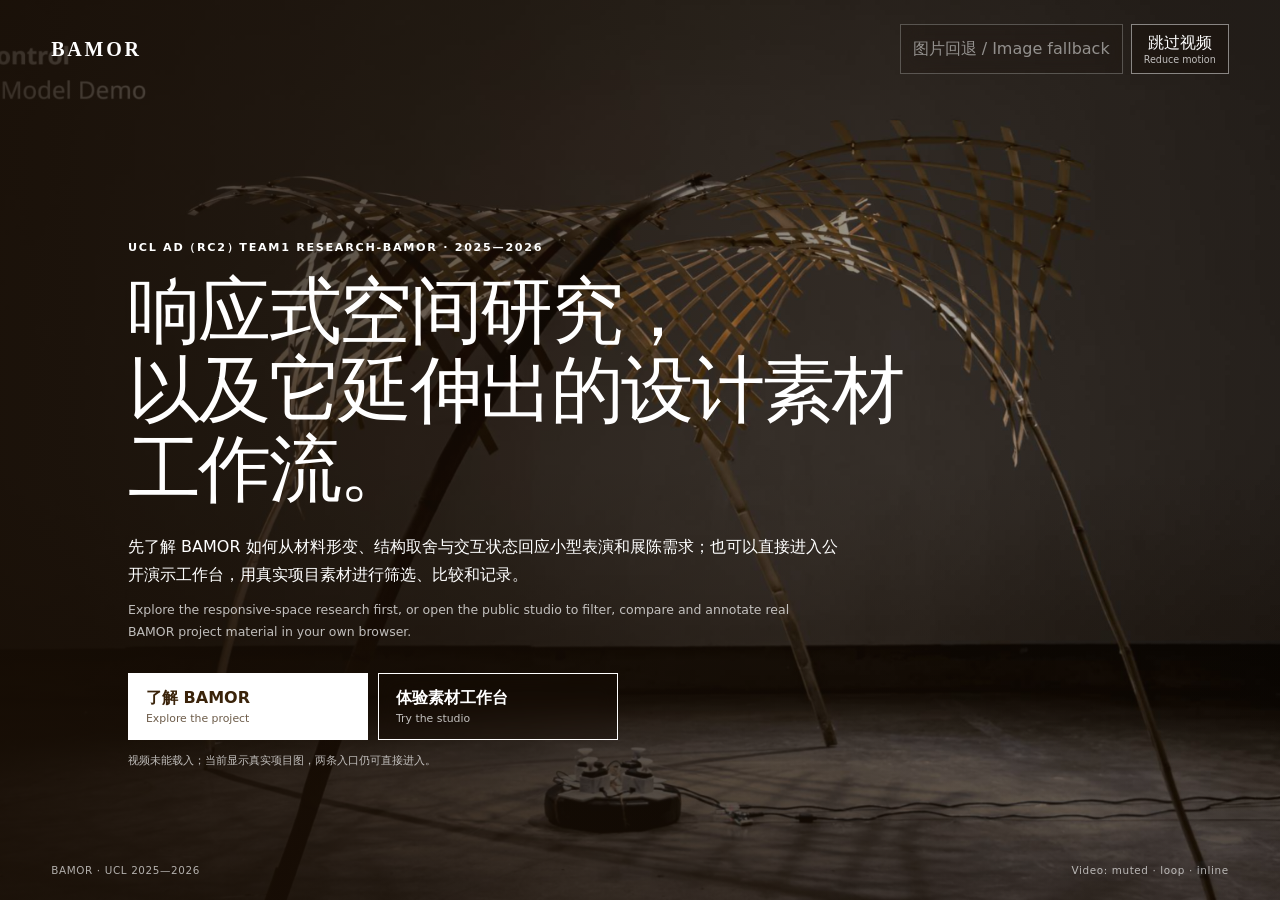
<file: index.html>
<!doctype html>
<html lang="zh-CN">
  <head>
    <meta charset="UTF-8" />
    <meta name="viewport" content="width=device-width, initial-scale=1.0" />
    <meta name="description" content="BAMOR — 响应式空间研究与设计素材工作台。" />
    <title>BAMOR · 项目与素材工作台</title>
    <link rel="icon" href="data:image/svg+xml,%3Csvg xmlns='http://www.w3.org/2000/svg' viewBox='0 0 64 64'%3E%3Crect width='64' height='64' rx='8' fill='%233A230A'/%3E%3Cpath d='M18 14h18c9 0 14 4 14 12 0 5-3 8-7 10 6 1 9 5 9 11 0 9-6 13-16 13H18V14zm10 9v10h7c4 0 6-2 6-5s-2-5-6-5h-7zm0 18v10h8c4 0 6-2 6-5s-2-5-6-5h-8z' fill='%23ffffff'/%3E%3C/svg%3E" />
    <link rel="stylesheet" href="landing.css" />
  </head>
  <body>
    <main class="landing" id="landing">
      <div class="landing-media" aria-hidden="true">
        <img id="landing-poster" src="sample-assets/a07_t2final_p027.png" alt="" />
        <video id="landing-video" src="media/bamor-1024.mp4" poster="sample-assets/a07_t2final_p027.png" muted loop autoplay playsinline preload="metadata"></video>
      </div>
      <div class="landing-shade"></div>

      <header class="landing-header">
        <a class="landing-wordmark" href="/" aria-label="BAMOR首页">BAMOR</a>
        <div class="media-controls" aria-label="开场媒体控制">
          <button id="toggle-video" type="button" aria-pressed="false">暂停视频 <span>Pause</span></button>
          <button id="reduce-motion" type="button" aria-pressed="false">跳过视频 <span>Reduce motion</span></button>
        </div>
      </header>

      <section class="landing-copy" aria-labelledby="landing-title">
        <p class="landing-kicker">UCL AD（RC2）Team1 Research-Bamor · 2025—2026</p>
        <h1 id="landing-title">响应式空间研究，<br />以及它延伸出的设计素材工作流。</h1>
        <p class="landing-summary">先了解 BAMOR 如何从材料形变、结构取舍与交互状态回应小型表演和展陈需求；也可以直接进入公开演示工作台，用真实项目素材进行筛选、比较和记录。</p>
        <p class="landing-summary landing-summary-en" lang="en">Explore the responsive-space research first, or open the public studio to filter, compare and annotate real BAMOR project material in your own browser.</p>
        <div class="landing-actions">
          <a class="entry-primary" href="project">了解 BAMOR <span>Explore the project</span></a>
          <a class="entry-secondary" href="studio">体验素材工作台 <span>Try the studio</span></a>
        </div>
        <p class="landing-note" id="media-note">真实项目视频正在载入；两条入口始终可用。</p>
      </section>

      <footer class="landing-footer">
        <span>BAMOR · UCL 2025—2026</span>
        <span>Video: muted · loop · inline</span>
      </footer>
    </main>
    <script type="module" src="src/landing.js"></script>
  </body>
</html>
</file>
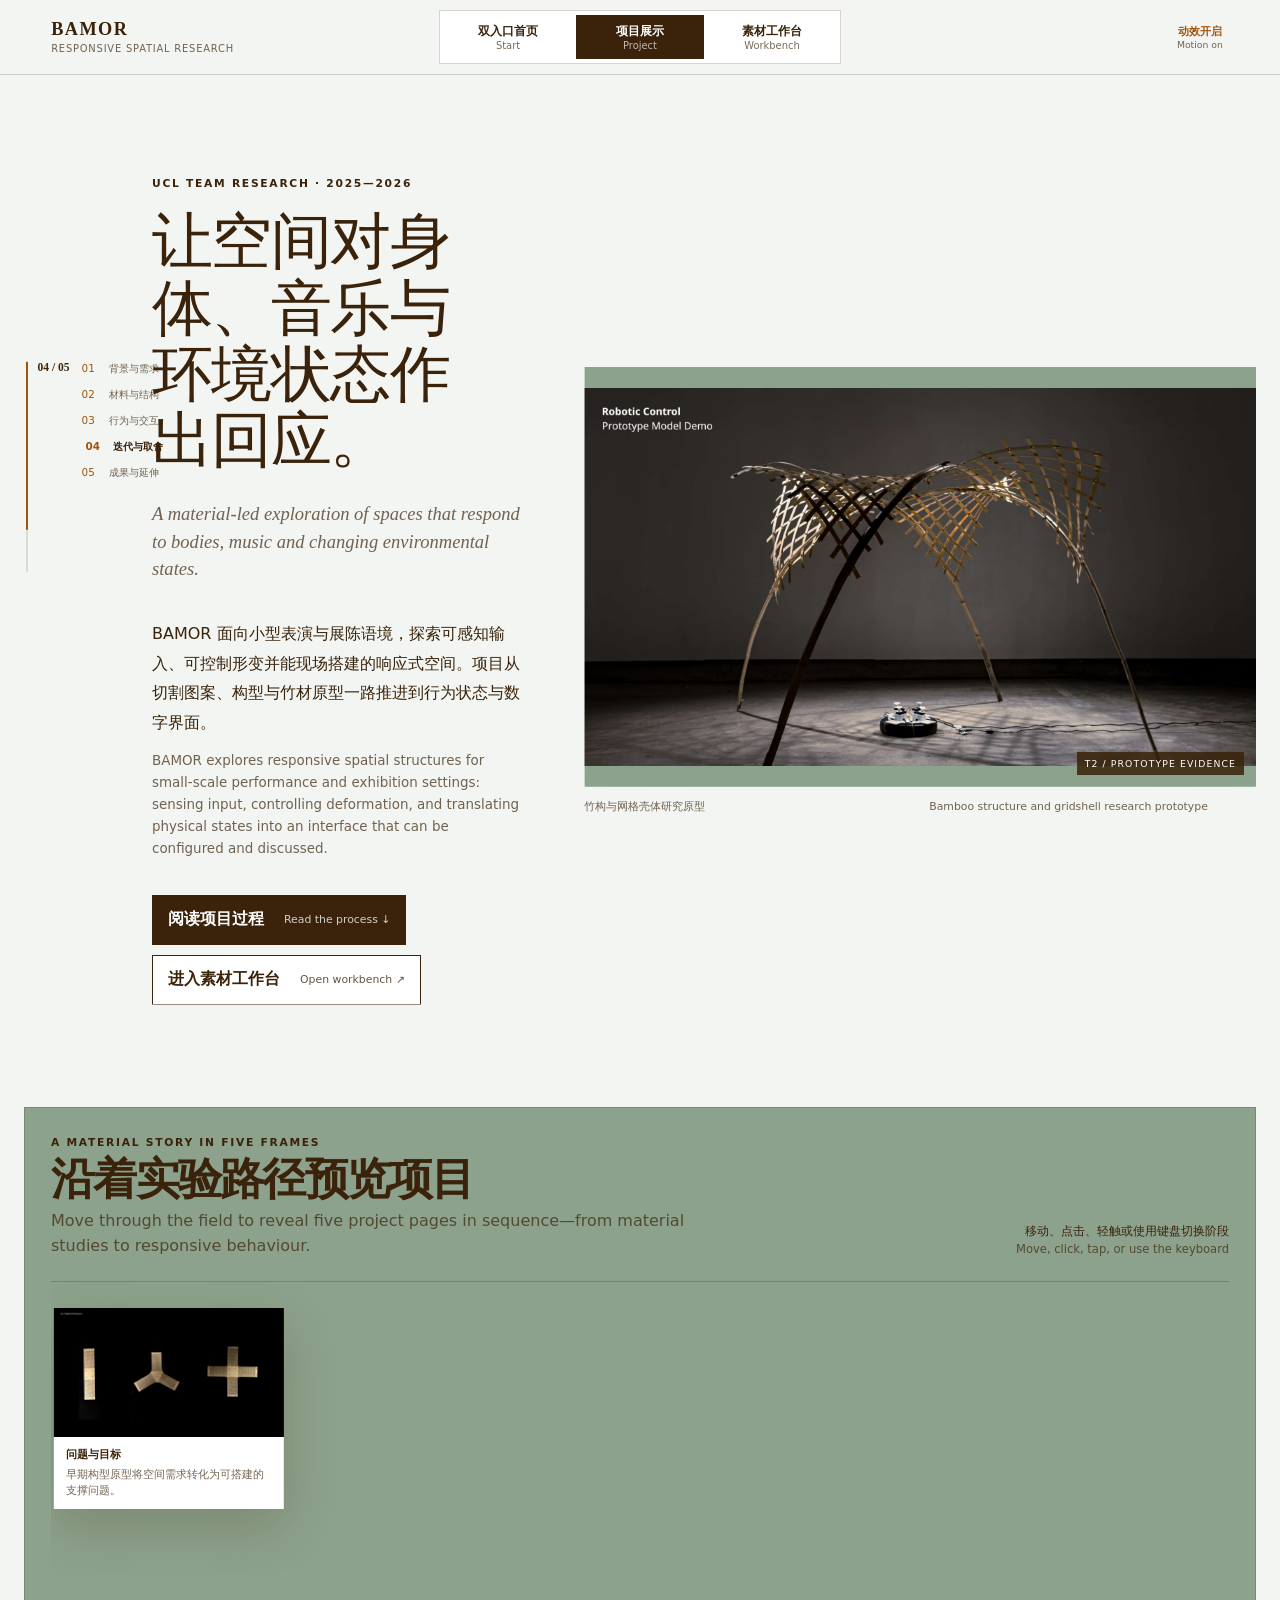
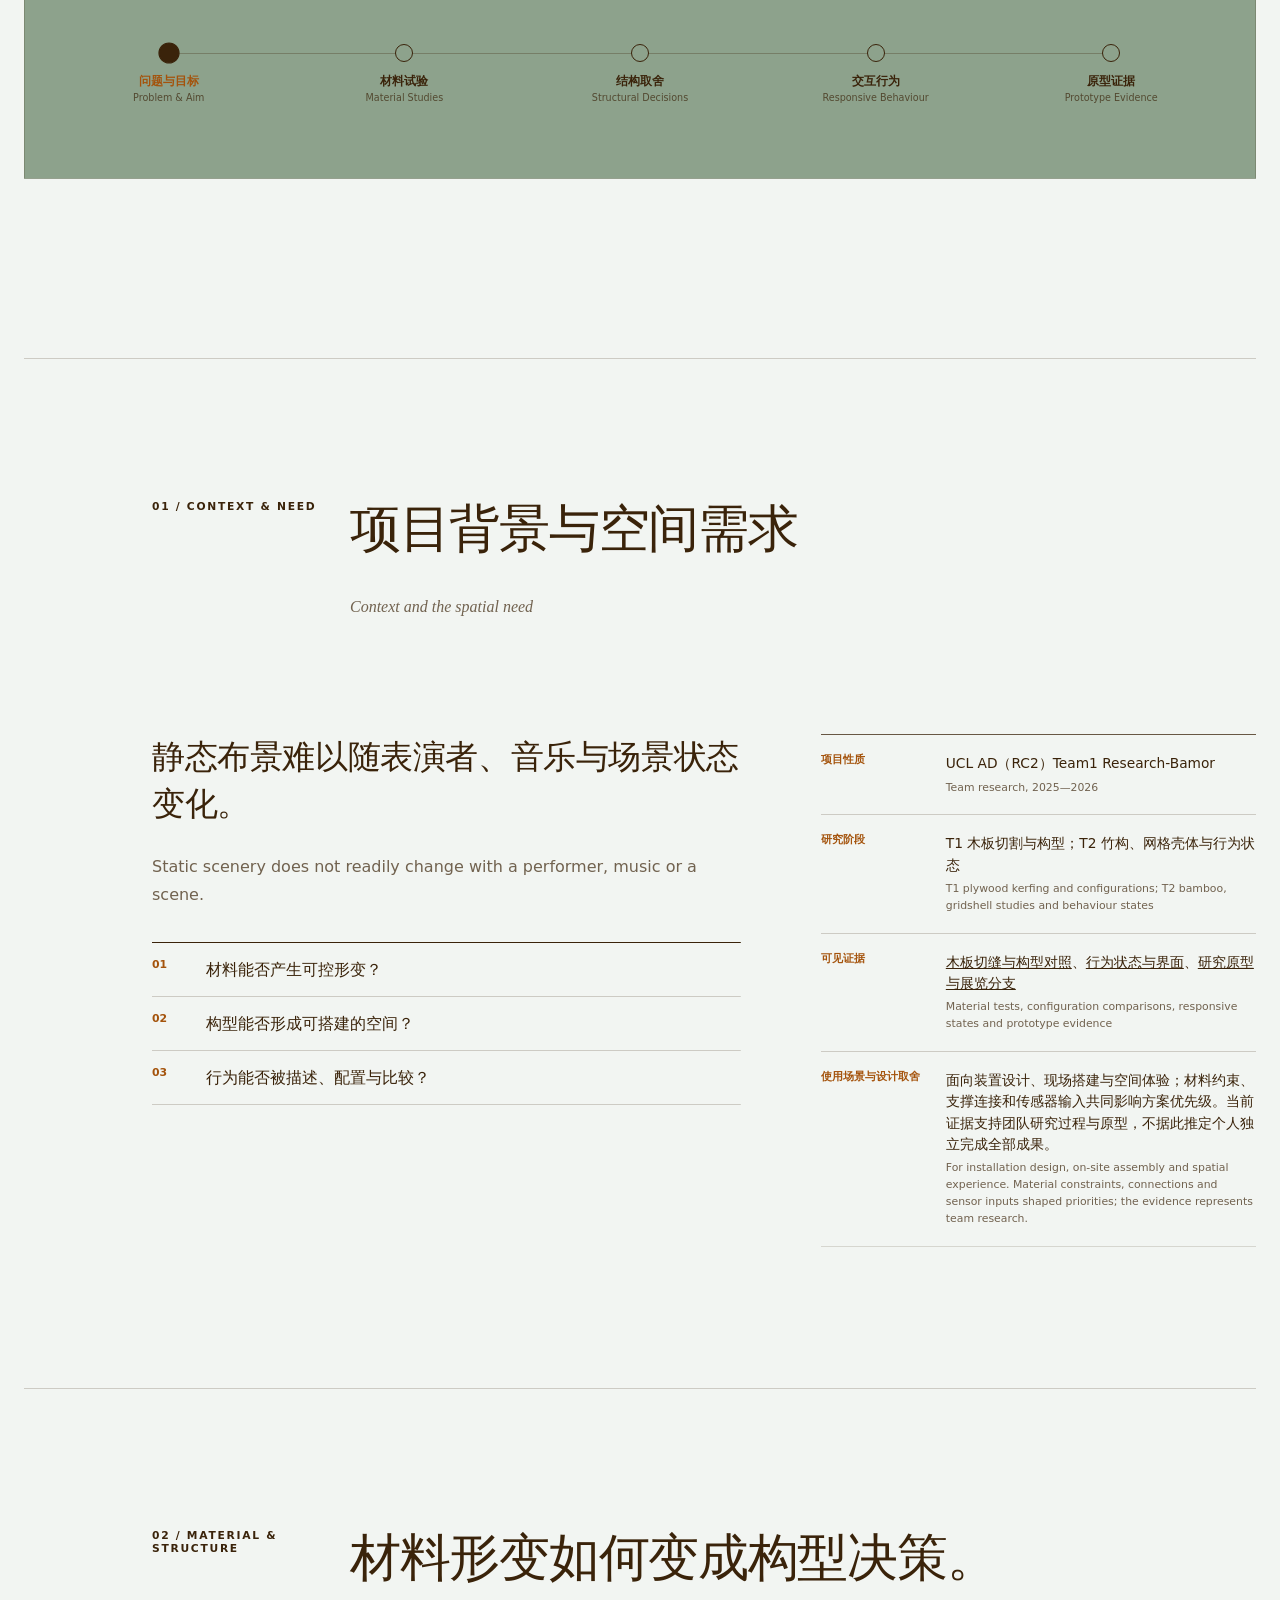
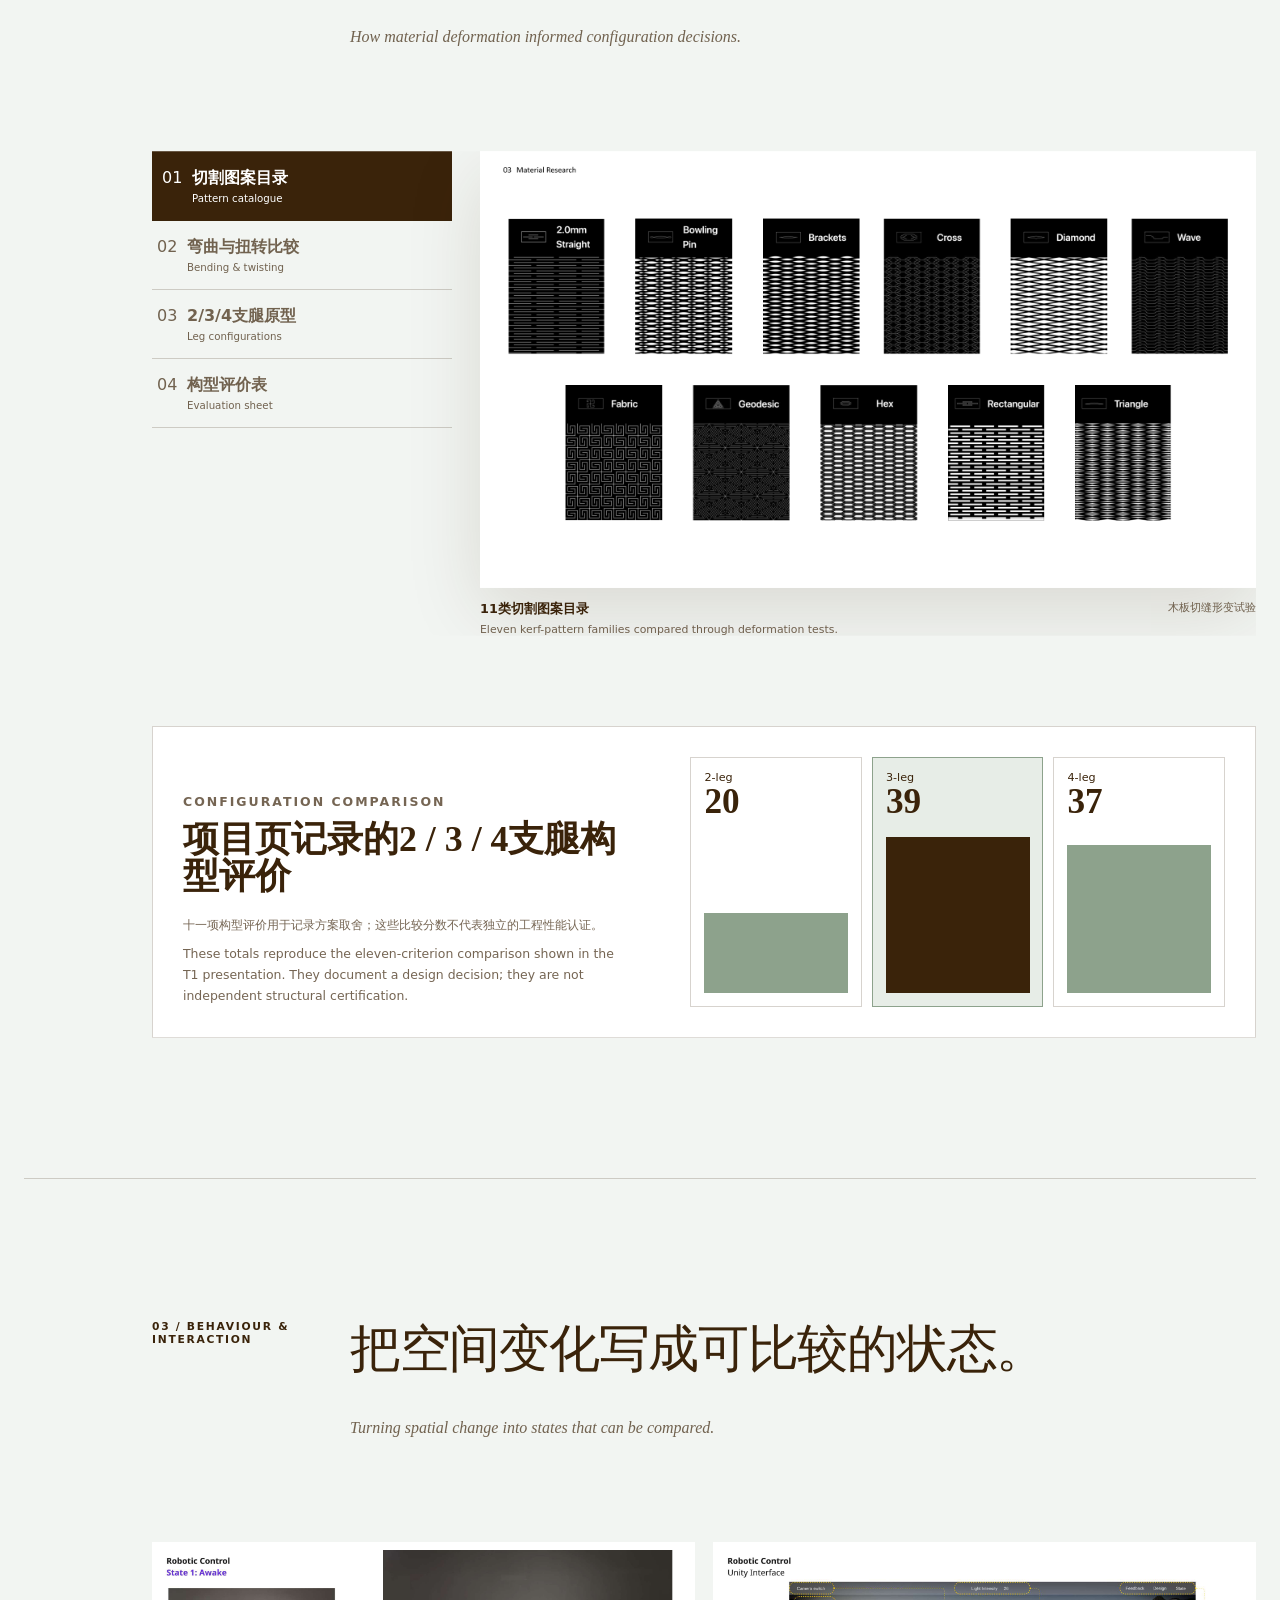
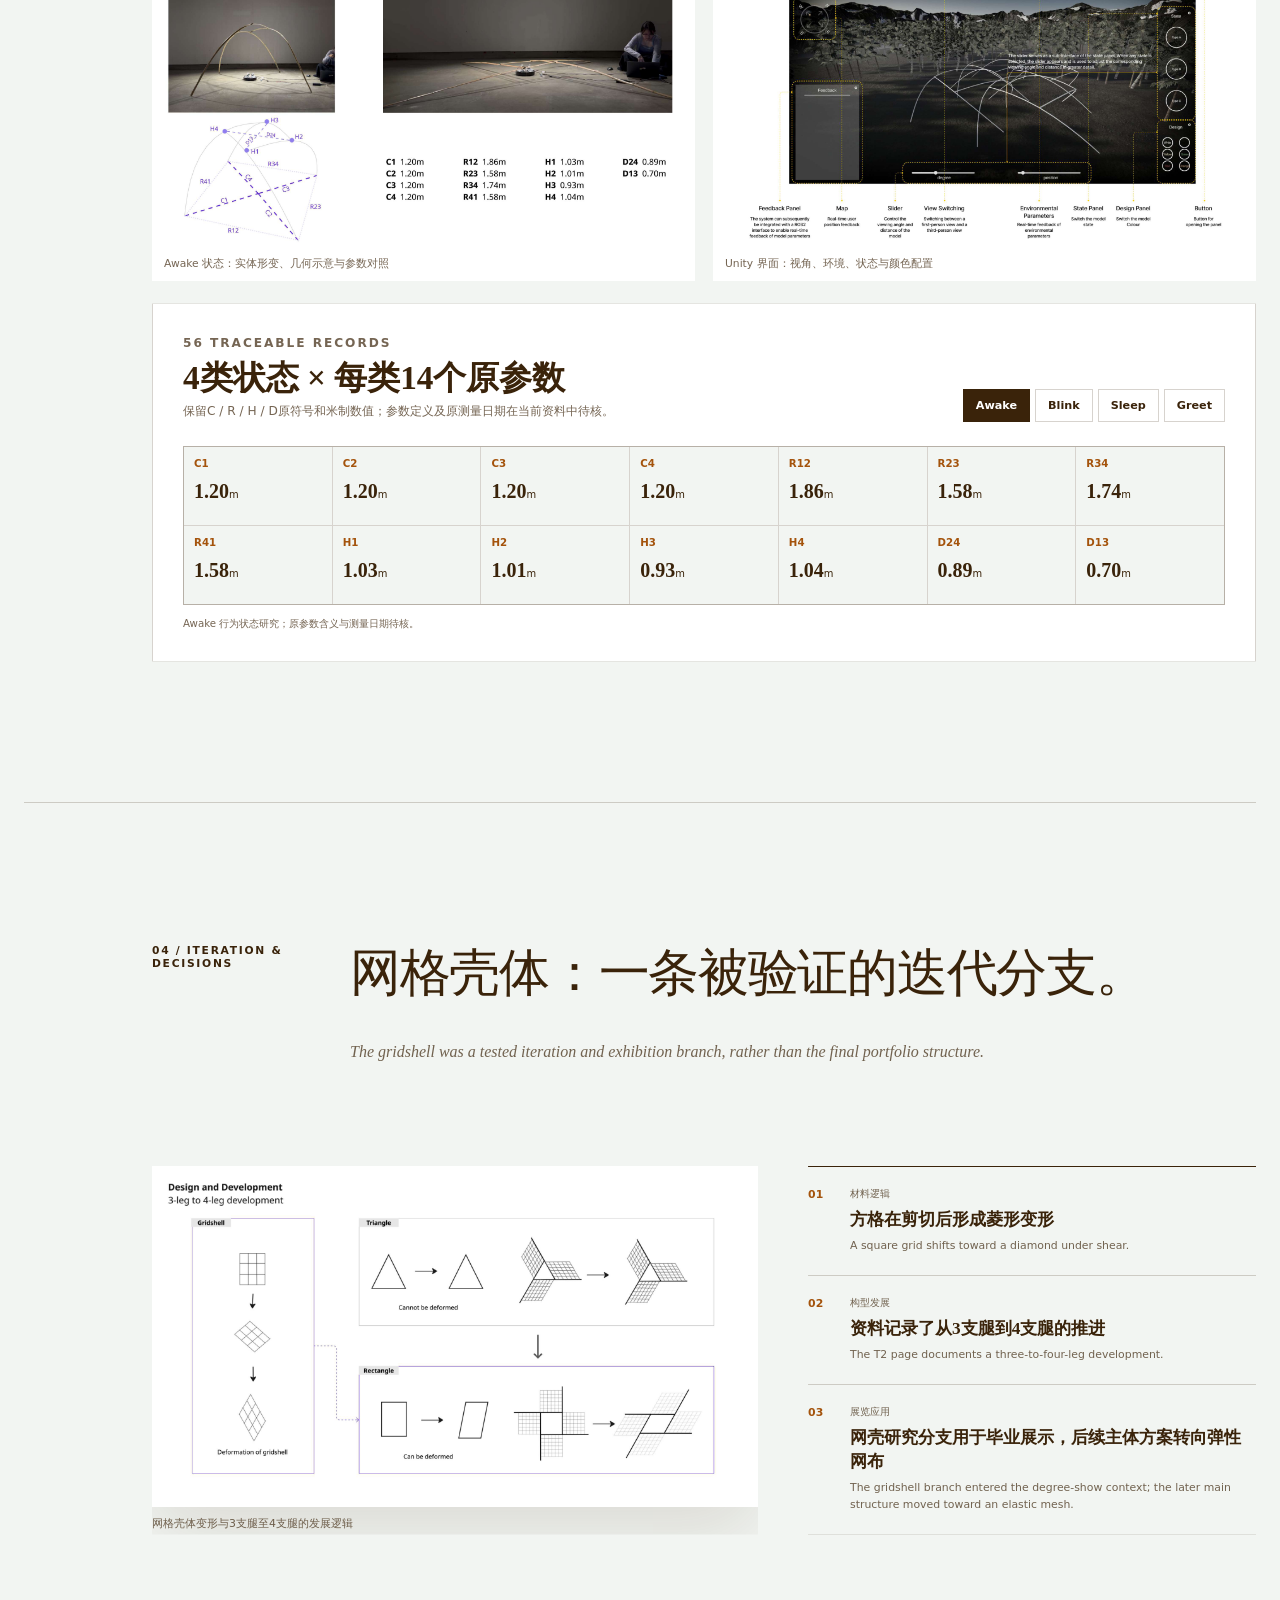
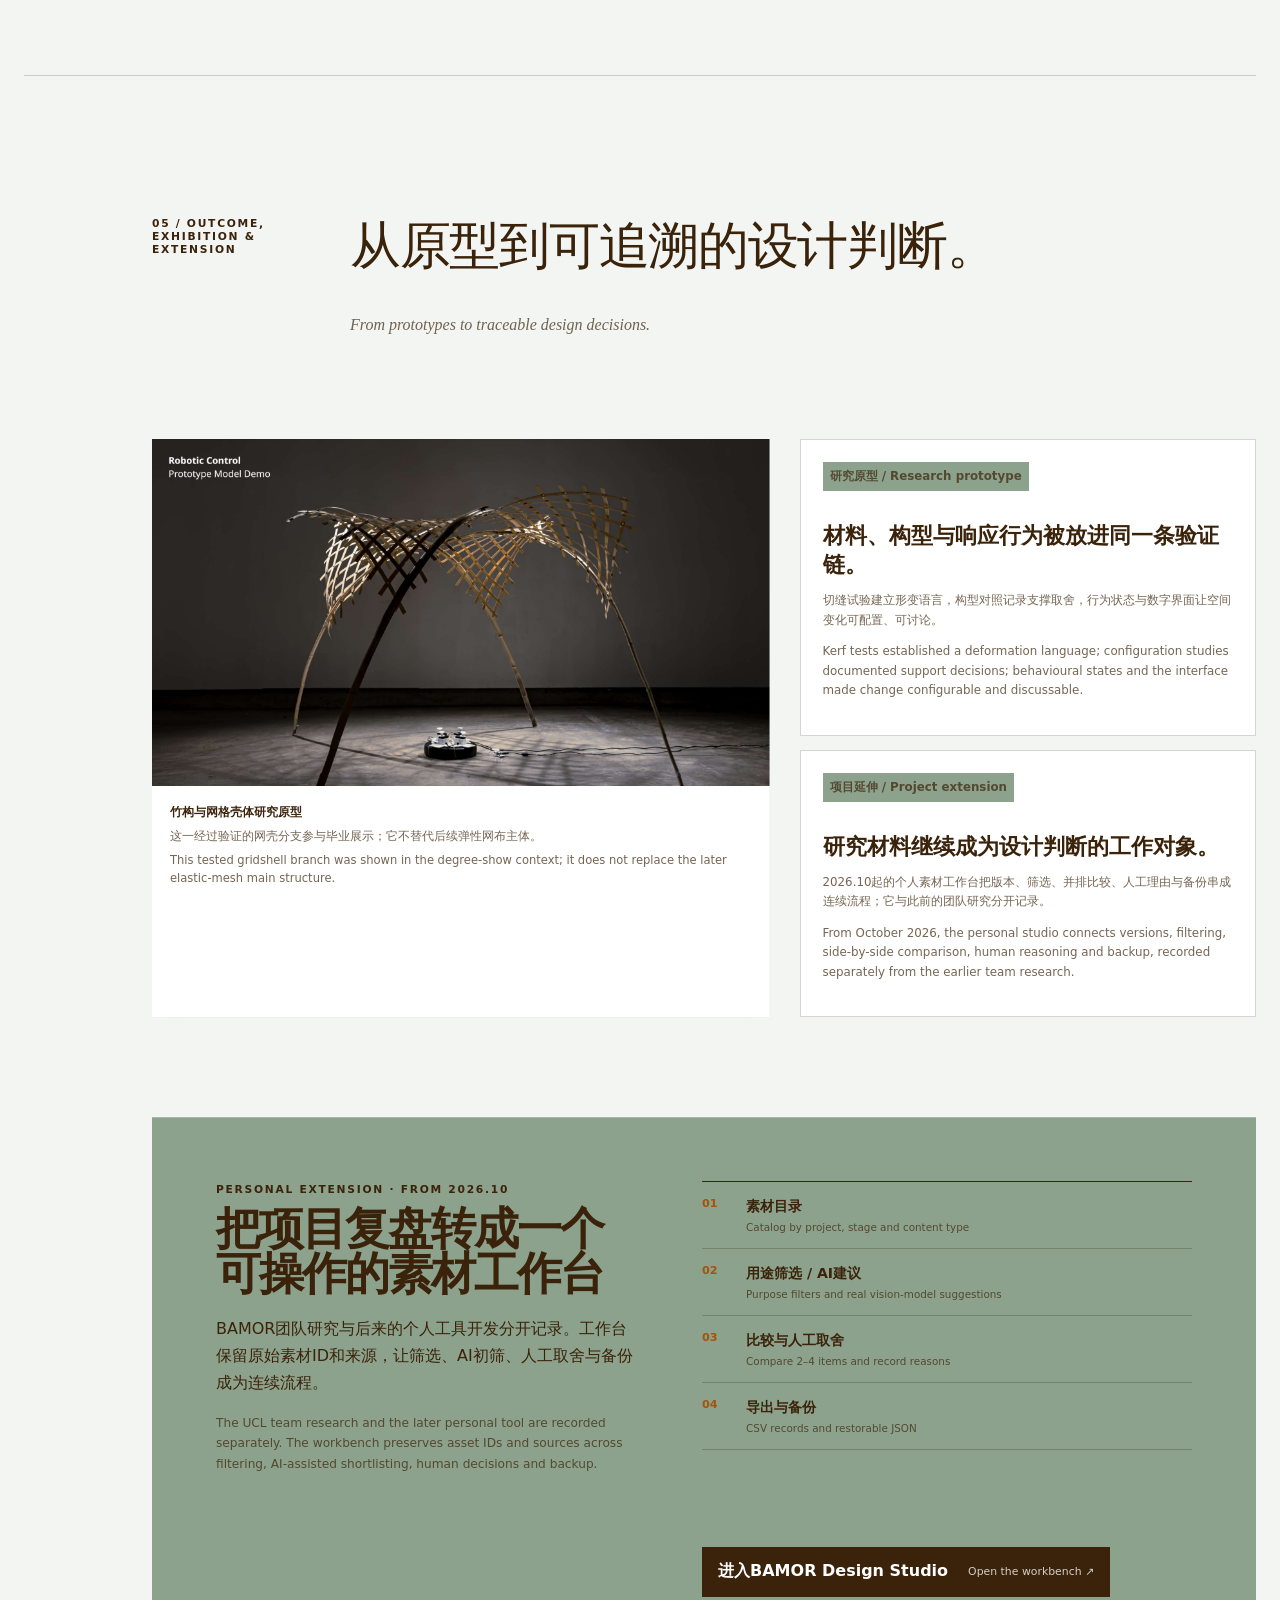
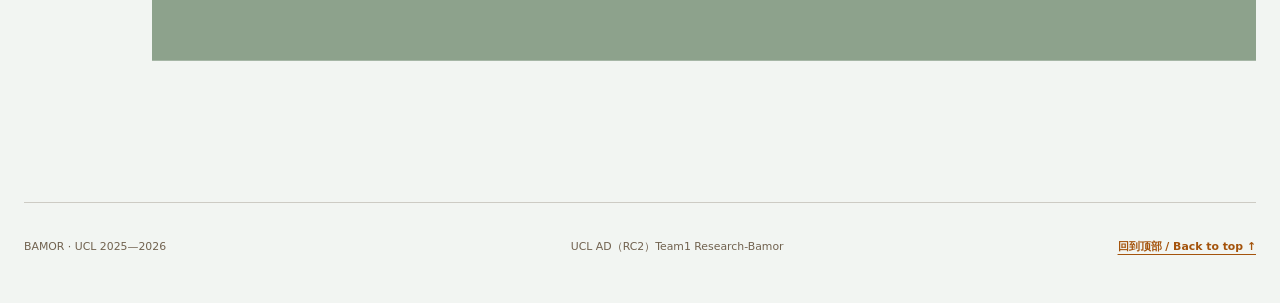
<file: project.html>
<!doctype html>
<html lang="zh-CN">
  <head>
    <meta charset="UTF-8" />
    <meta name="viewport" content="width=device-width, initial-scale=1.0" />
    <meta name="description" content="BAMOR — UCL团队响应式空间研究与其后的个人设计素材工作台延伸。" />
    <title>BAMOR · 响应式空间项目展示</title>
    <link rel="icon" href="data:image/svg+xml,%3Csvg xmlns='http://www.w3.org/2000/svg' viewBox='0 0 64 64'%3E%3Crect width='64' height='64' rx='8' fill='%233A230A'/%3E%3Cpath d='M18 14h18c9 0 14 4 14 12 0 5-3 8-7 10 6 1 9 5 9 11 0 9-6 13-16 13H18V14zm10 9v10h7c4 0 6-2 6-5s-2-5-6-5h-7zm0 18v10h8c4 0 6-2 6-5s-2-5-6-5h-8z' fill='%23ffffff'/%3E%3C/svg%3E" />
    <link rel="stylesheet" href="project.css" />
  </head>
  <body>
    <a class="skip-link" href="#project-story">跳到项目内容 / Skip to project</a>

    <header class="project-header">
      <a class="wordmark" href="#top" aria-label="返回BAMOR项目展示顶部">
        <span>BAMOR</span>
        <small>Responsive spatial research</small>
      </a>
      <nav class="view-switch" aria-label="页面切换 / View switch">
        <a href="/">双入口首页 <span>Start</span></a>
        <a class="is-current" href="project" aria-current="page">项目展示 <span>Project</span></a>
        <a href="studio">素材工作台 <span>Workbench</span></a>
      </nav>
      <button class="motion-toggle" id="motion-toggle" type="button" aria-pressed="false">
        动效开启 <span>Motion on</span>
      </button>
    </header>

    <aside class="chapter-rail" aria-label="项目章节 / Project chapters">
      <div class="chapter-progress" aria-hidden="true"><span id="chapter-progress-bar"></span></div>
      <p><span id="chapter-current">01</span> / 05</p>
      <nav>
        <a href="#context" data-chapter-link="context" class="is-active"><span>01</span>背景与需求</a>
        <a href="#material" data-chapter-link="material"><span>02</span>材料与结构</a>
        <a href="#behaviour" data-chapter-link="behaviour"><span>03</span>行为与交互</a>
        <a href="#iteration" data-chapter-link="iteration"><span>04</span>迭代与取舍</a>
        <a href="#outcome" data-chapter-link="outcome"><span>05</span>成果与延伸</a>
      </nav>
    </aside>

    <main id="project-story">
      <section class="hero" id="top" aria-labelledby="hero-title">
        <div class="hero-copy reveal-block">
          <p class="eyebrow">UCL team research · 2025—2026</p>
          <h1 id="hero-title">让空间对身体、音乐与环境状态作出回应。</h1>
          <p class="hero-en" lang="en">A material-led exploration of spaces that respond to bodies, music and changing environmental states.</p>
          <p class="hero-summary">BAMOR 面向小型表演与展陈语境，探索可感知输入、可控制形变并能现场搭建的响应式空间。项目从切割图案、构型与竹材原型一路推进到行为状态与数字界面。</p>
          <p class="translation" lang="en">BAMOR explores responsive spatial structures for small-scale performance and exhibition settings: sensing input, controlling deformation, and translating physical states into an interface that can be configured and discussed.</p>
          <div class="hero-actions">
            <a class="primary-link" href="#five-stage-preview">阅读项目过程 <span>Read the process ↓</span></a>
            <a class="secondary-link" href="studio">进入素材工作台 <span>Open workbench ↗</span></a>
          </div>
        </div>

        <figure class="hero-media reveal-media" id="hero-media">
          <div class="hero-media-frame" id="hero-media-frame">
            <img src="sample-assets/a07_t2final_p027.png" alt="BAMOR竹构与网格壳体原型项目页，画面中是四支腿弧形结构和网格表皮" />
          </div>
          <figcaption>
            <span>竹构与网格壳体研究原型</span>
            <span lang="en">Bamboo structure and gridshell research prototype</span>
          </figcaption>
        </figure>
      </section>

      <section class="story-trail reveal-block" id="five-stage-preview" aria-labelledby="trail-title">
        <div class="trail-heading">
          <div>
            <p class="eyebrow">A material story in five frames</p>
            <h2 id="trail-title">沿着实验路径预览项目</h2>
            <p lang="en">Move through the field to reveal five project pages in sequence—from material studies to responsive behaviour.</p>
          </div>
          <p class="trail-instruction">移动、点击、轻触或使用键盘切换阶段<br /><span lang="en">Move, click, tap, or use the keyboard</span></p>
        </div>
        <div class="trail-field" id="trail-field">
          <figure class="trail-preview" id="trail-preview" aria-live="polite">
            <img id="trail-image" src="sample-assets/a03_t1final_p024.png" alt="两支腿、三支腿与四支腿的早期构型原型" />
            <figcaption><strong id="trail-caption">问题与目标</strong><span id="trail-description">早期构型原型将空间需求转化为可搭建的支撑问题。</span></figcaption>
          </figure>
          <ol class="trail-stages" aria-label="BAMOR五阶段实验路径">
            <li><button type="button" data-trail-stage="0" aria-current="step"><i></i><strong>问题与目标</strong><span>Problem &amp; Aim</span></button></li>
            <li><button type="button" data-trail-stage="1"><i></i><strong>材料试验</strong><span>Material Studies</span></button></li>
            <li><button type="button" data-trail-stage="2"><i></i><strong>结构取舍</strong><span>Structural Decisions</span></button></li>
            <li><button type="button" data-trail-stage="3"><i></i><strong>交互行为</strong><span>Responsive Behaviour</span></button></li>
            <li><button type="button" data-trail-stage="4"><i></i><strong>原型证据</strong><span>Prototype Evidence</span></button></li>
          </ol>
        </div>
      </section>

      <section class="project-section section-context" id="context" data-chapter="context">
        <header class="section-heading reveal-block">
          <p class="chapter-no">01 / Context &amp; need</p>
          <h2>项目背景与空间需求</h2>
          <p class="translation" lang="en">Context and the spatial need</p>
        </header>
        <div class="context-grid">
          <article class="context-statement reveal-block">
            <p class="context-question">静态布景难以随表演者、音乐与场景状态变化。</p>
            <p class="translation" lang="en">Static scenery does not readily change with a performer, music or a scene.</p>
            <ol class="research-directions">
              <li><span>01</span><strong>材料能否产生可控形变？</strong></li>
              <li><span>02</span><strong>构型能否形成可搭建的空间？</strong></li>
              <li><span>03</span><strong>行为能否被描述、配置与比较？</strong></li>
            </ol>
          </article>
          <dl class="fact-ledger reveal-block">
            <div><dt>项目性质</dt><dd>UCL AD（RC2）Team1 Research-Bamor<br /><span lang="en">Team research, 2025—2026</span></dd></div>
            <div><dt>研究阶段</dt><dd>T1 木板切割与构型；T2 竹构、网格壳体与行为状态<br /><span lang="en">T1 plywood kerfing and configurations; T2 bamboo, gridshell studies and behaviour states</span></dd></div>
            <div><dt>可见证据</dt><dd><a href="#material">木板切缝与构型对照</a>、<a href="#behaviour">行为状态与界面</a>、<a href="#outcome">研究原型与展览分支</a><br /><span lang="en">Material tests, configuration comparisons, responsive states and prototype evidence</span></dd></div>
            <div><dt>使用场景与设计取舍</dt><dd>面向装置设计、现场搭建与空间体验；材料约束、支撑连接和传感器输入共同影响方案优先级。当前证据支持团队研究过程与原型，不据此推定个人独立完成全部成果。<br /><span lang="en">For installation design, on-site assembly and spatial experience. Material constraints, connections and sensor inputs shaped priorities; the evidence represents team research.</span></dd></div>
          </dl>
        </div>
      </section>

      <section class="project-section" id="material" data-chapter="material">
        <header class="section-heading reveal-block">
          <p class="chapter-no">02 / Material &amp; structure</p>
          <h2>材料形变如何变成构型决策。</h2>
          <p class="translation" lang="en">How material deformation informed configuration decisions.</p>
        </header>

        <div class="archive-shell reveal-block">
          <div class="archive-index" role="tablist" aria-label="T1实验档案">
            <button type="button" role="tab" aria-selected="true" data-archive="patterns">01 <span>切割图案目录</span><small>Pattern catalogue</small></button>
            <button type="button" role="tab" aria-selected="false" data-archive="bending">02 <span>弯曲与扭转比较</span><small>Bending &amp; twisting</small></button>
            <button type="button" role="tab" aria-selected="false" data-archive="legs">03 <span>2/3/4支腿原型</span><small>Leg configurations</small></button>
            <button type="button" role="tab" aria-selected="false" data-archive="evaluation">04 <span>构型评价表</span><small>Evaluation sheet</small></button>
          </div>
          <figure class="archive-viewer" role="tabpanel" tabindex="0">
            <div class="archive-image-mask"><img id="archive-image" src="sample-assets/a01_t1final_p018.png" alt="11类切割图案目录项目页" /></div>
            <figcaption id="archive-caption">
              <strong>11类切割图案目录</strong>
              <span>木板切缝形变试验</span>
              <span lang="en">Eleven kerf-pattern families compared through deformation tests.</span>
            </figcaption>
          </figure>
        </div>

        <div class="comparison-report reveal-block" aria-labelledby="comparison-title">
          <div>
            <p class="eyebrow">Configuration comparison</p>
            <h3 id="comparison-title">项目页记录的2 / 3 / 4支腿构型评价</h3>
            <p>十一项构型评价用于记录方案取舍；这些比较分数不代表独立的工程性能认证。</p>
            <p class="translation" lang="en">These totals reproduce the eleven-criterion comparison shown in the T1 presentation. They document a design decision; they are not independent structural certification.</p>
          </div>
          <div class="score-comparison" aria-label="构型总分">
            <div style="--score: 20"><span>2-leg</span><strong>20</strong><i></i></div>
            <div class="is-emphasized" style="--score: 39"><span>3-leg</span><strong>39</strong><i></i></div>
            <div style="--score: 37"><span>4-leg</span><strong>37</strong><i></i></div>
          </div>
        </div>
      </section>

      <section class="project-section section-behaviour" id="behaviour" data-chapter="behaviour">
        <header class="section-heading reveal-block">
          <p class="chapter-no">03 / Behaviour &amp; interaction</p>
          <h2>把空间变化写成可比较的状态。</h2>
          <p class="translation" lang="en">Turning spatial change into states that can be compared.</p>
        </header>

        <div class="behaviour-visuals reveal-block">
          <figure>
            <img src="sample-assets/a06_t2final_p022.png" alt="Awake行为状态测量项目页，包含实体竹构照片、几何示意和参数" />
            <figcaption>Awake 状态：实体形变、几何示意与参数对照</figcaption>
          </figure>
          <figure>
            <img src="sample-assets/a08_t2final_p030.png" alt="Unity三维交互界面项目页，标注视角、环境参数、状态和颜色控制区域" />
            <figcaption>Unity 界面：视角、环境、状态与颜色配置</figcaption>
          </figure>
        </div>

        <div class="state-report reveal-block">
          <div class="state-report-heading">
            <div>
              <p class="eyebrow">56 traceable records</p>
              <h3>4类状态 × 每类14个原参数</h3>
              <p>保留C / R / H / D原符号和米制数值；参数定义及原测量日期在当前资料中待核。</p>
            </div>
            <div class="state-tabs" role="tablist" aria-label="行为状态">
              <button type="button" role="tab" aria-selected="true" data-state="Awake">Awake</button>
              <button type="button" role="tab" aria-selected="false" data-state="Blink">Blink</button>
              <button type="button" role="tab" aria-selected="false" data-state="Sleep">Sleep</button>
              <button type="button" role="tab" aria-selected="false" data-state="Greet">Greet</button>
            </div>
          </div>
          <div class="parameter-grid" id="parameter-grid" role="tabpanel" aria-live="polite">
            <p>正在读取可追溯参数…</p>
          </div>
          <p class="data-source" id="parameter-source">T2行为状态研究；原参数含义与测量日期待核。</p>
        </div>
      </section>

      <section class="project-section" id="iteration" data-chapter="iteration">
        <header class="section-heading reveal-block">
          <p class="chapter-no">04 / Iteration &amp; decisions</p>
          <h2>网格壳体：一条被验证的迭代分支。</h2>
          <p class="translation" lang="en">The gridshell was a tested iteration and exhibition branch, rather than the final portfolio structure.</p>
        </header>
        <div class="iteration-grid">
          <figure class="iteration-diagram reveal-media">
            <img src="sample-assets/a05_t2final_p018.png" alt="从三支腿向四支腿发展以及网格壳体菱形变形逻辑的项目页" />
            <figcaption>网格壳体变形与3支腿至4支腿的发展逻辑</figcaption>
          </figure>
          <article class="decision-notes reveal-block">
            <ol>
              <li><span>材料逻辑</span><strong>方格在剪切后形成菱形变形</strong><p lang="en">A square grid shifts toward a diamond under shear.</p></li>
              <li><span>构型发展</span><strong>资料记录了从3支腿到4支腿的推进</strong><p lang="en">The T2 page documents a three-to-four-leg development.</p></li>
              <li><span>展览应用</span><strong>网壳研究分支用于毕业展示，后续主体方案转向弹性网布</strong><p lang="en">The gridshell branch entered the degree-show context; the later main structure moved toward an elastic mesh.</p></li>
            </ol>
          </article>
        </div>
      </section>

      <section class="project-section section-outcome" id="outcome" data-chapter="outcome">
        <header class="section-heading reveal-block">
          <p class="chapter-no">05 / Outcome, exhibition &amp; extension</p>
          <h2>从原型到可追溯的设计判断。</h2>
          <p class="translation" lang="en">From prototypes to traceable design decisions.</p>
        </header>

        <div class="outcome-grid">
          <figure class="outcome-evidence reveal-media">
            <img src="sample-assets/a07_t2final_p027.png" alt="竹构与网格壳体原型项目页" />
            <figcaption>
              <strong>竹构与网格壳体研究原型</strong>
              <span>这一经过验证的网壳分支参与毕业展示；它不替代后续弹性网布主体。</span>
              <span lang="en">This tested gridshell branch was shown in the degree-show context; it does not replace the later elastic-mesh main structure.</span>
            </figcaption>
          </figure>
          <div class="evidence-status reveal-block">
            <article>
              <p class="status-label is-present">研究原型 / Research prototype</p>
              <h3>材料、构型与响应行为被放进同一条验证链。</h3>
              <p>切缝试验建立形变语言，构型对照记录支撑取舍，行为状态与数字界面让空间变化可配置、可讨论。</p>
              <p lang="en">Kerf tests established a deformation language; configuration studies documented support decisions; behavioural states and the interface made change configurable and discussable.</p>
            </article>
            <article>
              <p class="status-label is-present">项目延伸 / Project extension</p>
              <h3>研究材料继续成为设计判断的工作对象。</h3>
              <p>2026.10起的个人素材工作台把版本、筛选、并排比较、人工理由与备份串成连续流程；它与此前的团队研究分开记录。</p>
              <p lang="en">From October 2026, the personal studio connects versions, filtering, side-by-side comparison, human reasoning and backup, recorded separately from the earlier team research.</p>
            </article>
          </div>
        </div>

        <section class="workbench-extension reveal-block" aria-labelledby="workbench-title">
          <div class="extension-intro">
            <p class="eyebrow">Personal extension · from 2026.10</p>
            <h3 id="workbench-title">把项目复盘转成一个可操作的素材工作台</h3>
            <p>BAMOR团队研究与后来的个人工具开发分开记录。工作台保留原始素材ID和来源，让筛选、AI初筛、人工取舍与备份成为连续流程。</p>
            <p class="translation" lang="en">The UCL team research and the later personal tool are recorded separately. The workbench preserves asset IDs and sources across filtering, AI-assisted shortlisting, human decisions and backup.</p>
          </div>
          <ol class="workflow-preview">
            <li><span>01</span><strong>素材目录</strong><small>Catalog by project, stage and content type</small></li>
            <li><span>02</span><strong>用途筛选 / AI建议</strong><small>Purpose filters and real vision-model suggestions</small></li>
            <li><span>03</span><strong>比较与人工取舍</strong><small>Compare 2–4 items and record reasons</small></li>
            <li><span>04</span><strong>导出与备份</strong><small>CSV records and restorable JSON</small></li>
          </ol>
          <a class="primary-link extension-link" href="studio">进入BAMOR Design Studio <span>Open the workbench ↗</span></a>
        </section>
      </section>
    </main>

    <footer class="project-footer">
      <p>BAMOR · UCL 2025—2026</p>
      <p>UCL AD（RC2）Team1 Research-Bamor</p>
      <a href="#top">回到顶部 / Back to top ↑</a>
    </footer>

    <script type="module" src="src/project.js"></script>
  </body>
</html>
</file>
<file: landing.css>
:root {
  color-scheme: dark;
  --paper: #f2f5f2;
  --sage: #8da28c;
  --caramel: #a4530c;
  --brown: #3a230a;
  --surface: #ffffff;
  --serif: "Noto Serif SC", "Songti SC", STSong, Georgia, serif;
  --sans: Inter, "Noto Sans SC", "Microsoft YaHei", system-ui, sans-serif;
  font-family: var(--sans);
}
* { box-sizing: border-box; }
html, body { min-height: 100%; }
body { margin: 0; background: var(--brown); color: white; }
button, a { font: inherit; }
button:focus-visible, a:focus-visible { outline: 3px solid var(--surface); outline-offset: 4px; }
.landing { position: relative; display: grid; grid-template-rows: auto 1fr auto; min-height: 100svh; overflow: hidden; isolation: isolate; }
.landing-media, .landing-shade { position: absolute; inset: 0; }
.landing-media { z-index: -2; background: var(--brown); }
.landing-media img, .landing-media video { width: 100%; height: 100%; object-fit: cover; object-position: center; }
.landing-media video { position: absolute; inset: 0; opacity: 0; transition: opacity .55s ease; }
.landing[data-media="video"] .landing-media video { opacity: 1; }
.landing[data-media="video"] .landing-media img { opacity: 0; }
.landing-shade { z-index: -1; background: linear-gradient(90deg, rgba(24,14,5,.86) 0%, rgba(24,14,5,.55) 50%, rgba(24,14,5,.22) 100%), linear-gradient(0deg, rgba(24,14,5,.52), transparent 48%); }
.landing-header, .landing-footer { display: flex; align-items: center; justify-content: space-between; gap: 24px; padding: 24px clamp(20px, 4vw, 64px); }
.landing-wordmark { color: white; font: 600 1.25rem/1 var(--serif); letter-spacing: .14em; text-decoration: none; }
.media-controls { display: flex; gap: 8px; }
.media-controls button { min-height: 42px; border: 1px solid rgba(255,255,255,.48); background: rgba(20,12,5,.32); color: white; padding: 8px 12px; cursor: pointer; backdrop-filter: blur(10px); }
.media-controls button:hover { background: rgba(255,255,255,.16); }
.media-controls button:disabled { opacity: .5; cursor: not-allowed; }
.media-controls span { display: block; font-size: .6rem; opacity: .72; }
.landing-copy { align-self: end; width: min(850px, calc(100% - 40px)); margin: 0 0 clamp(36px, 8vh, 90px) clamp(20px, 10vw, 150px); }
.landing-kicker { margin: 0 0 18px; font-size: .7rem; font-weight: 800; letter-spacing: .15em; text-transform: uppercase; }
.landing h1 { max-width: 820px; margin: 0 0 24px; font: 500 clamp(2.5rem, 5.7vw, 6rem)/1.08 var(--serif); letter-spacing: -.035em; text-wrap: balance; }
.landing-summary { max-width: 710px; margin: 0 0 10px; font-size: clamp(.9rem, 1.25vw, 1.05rem); line-height: 1.75; }
.landing-summary-en { color: rgba(255,255,255,.72); font-size: .78rem; }
.landing-actions { display: flex; flex-wrap: wrap; gap: 10px; margin-top: 30px; }
.landing-actions a { display: grid; gap: 3px; min-width: 240px; padding: 14px 17px; border: 1px solid white; text-decoration: none; font-weight: 800; transition: transform .18s ease, background-color .18s ease, color .18s ease; }
.landing-actions a span { font-size: .68rem; font-weight: 500; opacity: .74; }
.entry-primary { background: white; color: var(--brown); }
.entry-secondary { background: rgba(20,12,5,.3); color: white; backdrop-filter: blur(10px); }
.landing-actions a:hover { transform: translateY(-2px); }
.entry-secondary:hover { background: rgba(255,255,255,.15); }
.landing-note { margin: 14px 0 0; color: rgba(255,255,255,.72); font-size: .68rem; }
.landing-footer { color: rgba(255,255,255,.66); font-size: .65rem; letter-spacing: .06em; }
@media (max-width: 700px) {
  .landing-header { align-items: flex-start; padding: 18px 16px; }
  .media-controls button { min-height: 40px; padding: 6px 9px; font-size: .72rem; }
  .landing-copy { align-self: end; width: calc(100% - 32px); margin: 80px 16px 28px; }
  .landing h1 { font-size: clamp(2.2rem, 11vw, 3.6rem); line-height: 1.13; }
  .landing-summary { line-height: 1.65; }
  .landing-actions { display: grid; }
  .landing-actions a { min-width: 0; }
  .landing-footer { padding: 14px 16px 18px; }
  .landing-footer span:last-child { display: none; }
  .landing-shade { background: linear-gradient(0deg, rgba(24,14,5,.9) 0%, rgba(24,14,5,.54) 70%, rgba(24,14,5,.35) 100%); }
}
@media (prefers-reduced-motion: reduce) {
  *, *::before, *::after { animation: none !important; transition: none !important; scroll-behavior: auto !important; }
}
</file>
<file: project.css>
:root {
  color-scheme: light;
  --paper: #f2f5f2;
  --surface: #ffffff;
  --sage: #8da28c;
  --sage-soft: #e7ede7;
  --cream: #eee9c1;
  --caramel: #a4530c;
  --brown: #3a230a;
  --muted: rgba(58, 35, 10, .7);
  --line: rgba(58, 35, 10, .2);
  --shadow: 0 24px 70px rgba(58, 35, 10, .13);
  --serif: "Noto Serif SC", "Songti SC", STSong, Georgia, "Times New Roman", serif;
  --sans: Inter, "Noto Sans SC", "Microsoft YaHei", system-ui, sans-serif;
  font-family: var(--sans);
}

* { box-sizing: border-box; }
html { scroll-behavior: smooth; }
body { margin: 0; overflow-x: clip; background: var(--paper); color: var(--brown); }
img, video { display: block; max-width: 100%; }
button, a { font: inherit; }
a { color: inherit; }
button:focus-visible, a:focus-visible, [tabindex]:focus-visible {
  outline: 3px solid rgba(164, 83, 12, .48);
  outline-offset: 4px;
}

.skip-link {
  position: fixed;
  left: 16px;
  top: -80px;
  z-index: 1000;
  padding: 11px 14px;
  background: var(--brown);
  color: white;
}
.skip-link:focus { top: 14px; }

.project-header {
  position: sticky;
  top: 0;
  z-index: 80;
  display: grid;
  grid-template-columns: 1fr auto 1fr;
  align-items: center;
  gap: 24px;
  min-height: 74px;
  padding: 10px clamp(18px, 4vw, 64px);
  border-bottom: 1px solid var(--line);
  background: rgba(242, 245, 242, .9);
  backdrop-filter: blur(14px);
}
.wordmark { display: grid; width: fit-content; text-decoration: none; }
.wordmark > span { font: 700 1.14rem/1 var(--serif); letter-spacing: .08em; }
.wordmark small { margin-top: 4px; color: var(--muted); font-size: .62rem; letter-spacing: .08em; text-transform: uppercase; }
.view-switch { display: flex; gap: 4px; padding: 4px; border: 1px solid var(--line); background: var(--surface); }
.view-switch a { display: grid; min-width: 128px; padding: 8px 12px; text-align: center; text-decoration: none; font-size: .78rem; font-weight: 750; }
.view-switch a span { color: inherit; font-size: .62rem; font-weight: 500; opacity: .68; }
.view-switch a:hover { background: var(--sage-soft); }
.view-switch .is-current { background: var(--brown); color: white; }
.motion-toggle { justify-self: end; border: 0; background: transparent; color: var(--caramel); cursor: pointer; font-size: .7rem; font-weight: 800; }
.motion-toggle span { display: block; color: var(--muted); font-size: .58rem; font-weight: 500; }

.chapter-rail {
  position: fixed;
  top: 50%;
  left: clamp(12px, 2vw, 30px);
  z-index: 50;
  display: grid;
  grid-template-columns: 2px 34px 1fr;
  gap: 10px;
  align-items: start;
  width: 190px;
  transform: translateY(-42%);
}
.chapter-progress { height: 210px; background: rgba(58, 35, 10, .12); }
.chapter-progress span { display: block; width: 100%; height: 20%; background: var(--caramel); transition: height .5s cubic-bezier(.22,1,.36,1); }
.chapter-rail > p { margin: 0; font: 700 .72rem/1 var(--serif); font-variant-numeric: tabular-nums; }
.chapter-rail nav { display: grid; gap: 13px; }
.chapter-rail nav a { display: grid; grid-template-columns: 20px 1fr; gap: 7px; color: var(--muted); text-decoration: none; font-size: .65rem; line-height: 1.25; transition: color .2s ease, transform .2s ease; }
.chapter-rail nav a span { color: var(--caramel); font-variant-numeric: tabular-nums; }
.chapter-rail nav a.is-active { color: var(--brown); font-weight: 800; transform: translateX(4px); }

main { width: min(1440px, calc(100% - 48px)); margin: 0 auto; }
.eyebrow, .chapter-no { margin: 0; font-size: .67rem; font-weight: 850; letter-spacing: .16em; text-transform: uppercase; }
.translation, [lang="en"] { color: var(--muted); }

.hero {
  display: grid;
  grid-template-columns: minmax(0, .85fr) minmax(480px, 1.15fr);
  gap: clamp(30px, 5vw, 88px);
  align-items: center;
  min-height: calc(100dvh - 74px);
  padding: clamp(56px, 8vw, 116px) 0;
}
.hero-copy { padding-left: clamp(0px, 10vw, 150px); }
.hero h1 { max-width: 700px; margin: 18px 0 26px; font: 500 clamp(2.65rem, 4.8vw, 5.6rem)/1.08 var(--serif); letter-spacing: -.025em; text-wrap: balance; }
.hero-en { max-width: 660px; margin: 0 0 36px; font: italic clamp(1rem, 1.45vw, 1.35rem)/1.5 var(--serif); }
.hero-summary { max-width: 640px; margin: 0 0 12px; font-size: 1rem; line-height: 1.85; }
.hero .translation { max-width: 660px; margin: 0; font-size: .84rem; line-height: 1.65; }
.hero-actions { display: flex; flex-wrap: wrap; gap: 10px; margin-top: 34px; }
.primary-link, .secondary-link {
  display: inline-flex;
  min-height: 50px;
  align-items: center;
  justify-content: space-between;
  gap: 20px;
  padding: 11px 15px;
  border: 1px solid var(--brown);
  text-decoration: none;
  font-weight: 800;
  transition: transform .18s ease, background-color .18s ease, color .18s ease;
}
.primary-link { background: var(--brown); color: white; }
.secondary-link { background: var(--surface); color: var(--brown); }
.primary-link span, .secondary-link span { font-size: .68rem; font-weight: 500; opacity: .78; }
.primary-link:hover, .secondary-link:hover { transform: translateY(-2px); }
.secondary-link:hover { background: var(--sage-soft); }
.primary-link:hover { background: #573817; }

.hero-media { margin: 0; }
.hero-media-frame { position: relative; overflow: hidden; aspect-ratio: 16 / 10; background: var(--sage); box-shadow: var(--shadow); clip-path: inset(0 0 0 0 round 1px); }
.hero-media-frame::after { content: "T2 / PROTOTYPE EVIDENCE"; position: absolute; right: 12px; bottom: 12px; padding: 6px 8px; background: rgba(58,35,10,.86); color: white; font-size: .58rem; letter-spacing: .12em; }
.hero-media-frame img, .hero-media-frame video { width: 100%; height: 100%; object-fit: contain; object-position: center; }
.hero-media-frame img { animation: material-breathe 9s ease-in-out infinite alternate; }
.hero-media.is-video .hero-media-frame img { display: none; }
.hero-media video { opacity: 0; transition: opacity .45s ease; }
.hero-media.is-video video { opacity: 1; }
.video-control { position: absolute; right: 12px; top: 12px; z-index: 2; border: 1px solid rgba(255,255,255,.72); background: rgba(58,35,10,.72); color: white; padding: 8px 10px; cursor: pointer; font-size: .7rem; }
.hero-media figcaption { display: grid; grid-template-columns: 1fr 1fr; gap: 18px; margin-top: 12px; color: var(--muted); font-size: .68rem; line-height: 1.5; }
@keyframes material-breathe { from { transform: scale(1.005) translateY(0); } to { transform: scale(1.025) translateY(-4px); } }

.story-trail { margin: 0 0 clamp(100px, 14vw, 190px); padding: 26px; border: 1px solid var(--line); background: var(--sage); scroll-margin-top: 92px; }
.trail-heading { display: flex; justify-content: space-between; gap: 30px; align-items: end; padding-bottom: 22px; border-bottom: 1px solid rgba(58,35,10,.24); }
.trail-heading h2 { margin: 7px 0 6px; font: 700 clamp(1.8rem, 3.4vw, 3.8rem)/1 var(--serif); letter-spacing: -.04em; }
.trail-heading p { margin: 0; max-width: 660px; line-height: 1.6; }
.trail-instruction { flex: 0 0 auto; text-align: right; font-size: .72rem; }
.trail-field { position: relative; min-height: 470px; overflow: hidden; isolation: isolate; }
.trail-preview { position: absolute; top: 26px; left: var(--trail-left, 10%); width: clamp(190px, 18vw, 280px); margin: 0; transform: translateX(-50%); background: var(--surface); box-shadow: 0 18px 50px rgba(58,35,10,.2); transition: left .28s cubic-bezier(.22,1,.36,1), opacity .12s ease, transform .28s ease; }
.trail-preview.is-switching { opacity: .35; transform: translateX(-50%) translateY(7px) scale(.985); }
.trail-preview img { width: 100%; aspect-ratio: 16/9; object-fit: contain; background: var(--brown); }
.trail-preview figcaption { display: grid; gap: 4px; padding: 10px 12px; font-size: .68rem; line-height: 1.45; }
.trail-preview figcaption span { color: var(--muted); }
.trail-stages { position: absolute; inset: auto 0 12px; display: grid; grid-template-columns: repeat(5, 1fr); margin: 0; padding: 0; list-style: none; }
.trail-stages::before { content: ""; position: absolute; top: 9px; left: 10%; right: 10%; height: 1px; background: rgba(58,35,10,.28); }
.trail-stages li { min-width: 0; }
.trail-stages button { position: relative; z-index: 1; display: grid; justify-items: center; align-content: start; gap: 4px; width: 100%; min-height: 96px; padding: 0 6px; border: 0; background: transparent; color: var(--brown); cursor: pointer; text-align: center; }
.trail-stages button i { width: 18px; height: 18px; margin-bottom: 8px; border: 1px solid var(--brown); border-radius: 50%; background: var(--sage); transition: transform .16s ease, background-color .16s ease; }
.trail-stages button strong { font-size: .72rem; line-height: 1.25; }
.trail-stages button span { color: var(--muted); font-size: .6rem; line-height: 1.25; }
.trail-stages button:hover i, .trail-stages button[aria-current="step"] i { transform: scale(1.18); background: var(--brown); }
.trail-stages button[aria-current="step"] strong { color: var(--caramel); }
.trail-stages button:focus-visible { outline: 0; }
.trail-stages button:focus-visible i { box-shadow: 0 0 0 3px var(--paper), 0 0 0 5px var(--caramel); }

.project-section { position: relative; min-height: 78vh; padding: clamp(96px, 11vw, 156px) 0; border-top: 1px solid var(--line); scroll-margin-top: 72px; }
.section-heading { display: grid; grid-template-columns: 170px minmax(0, 1fr); gap: 28px; align-items: start; margin-left: clamp(0px, 10vw, 150px); }
.section-heading h2 { max-width: 900px; margin: 0; font: 500 clamp(2.15rem, 4vw, 4.55rem)/1.12 var(--serif); letter-spacing: -.025em; text-wrap: balance; }
.section-heading .translation { grid-column: 2; margin: 10px 0 0; font: italic 1rem/1.5 var(--serif); }

.context-grid { display: grid; grid-template-columns: 1.15fr .85fr; gap: 80px; margin: clamp(70px, 9vw, 130px) 0 0 clamp(0px, 10vw, 150px); }
.context-question { max-width: 760px; margin: 0; font: 400 clamp(1.55rem, 2.6vw, 2.85rem)/1.4 var(--serif); letter-spacing: -.012em; }
.context-statement .translation { margin: 26px 0 0; line-height: 1.7; }
.research-directions { display: grid; gap: 0; margin: 34px 0 0; padding: 0; list-style: none; border-top: 1px solid var(--brown); }
.research-directions li { display: grid; grid-template-columns: 42px 1fr; gap: 12px; padding: 15px 0; border-bottom: 1px solid var(--line); }
.research-directions span { color: var(--caramel); font-size: .68rem; font-weight: 850; }
.research-directions strong { font: 500 1rem/1.45 var(--serif); }
.fact-ledger { margin: 0; border-top: 1px solid var(--brown); }
.fact-ledger div { display: grid; grid-template-columns: 105px 1fr; gap: 20px; padding: 18px 0; border-bottom: 1px solid var(--line); }
.fact-ledger dt { color: var(--caramel); font-size: .68rem; font-weight: 850; }
.fact-ledger dd { margin: 0; font-size: .86rem; line-height: 1.55; }
.fact-ledger dd span { display: block; margin-top: 5px; font-size: .68rem; }

.archive-shell { display: grid; grid-template-columns: 300px minmax(0, 1fr); gap: 28px; margin: clamp(70px, 8vw, 120px) 0 0 clamp(0px, 10vw, 150px); }
.archive-index { border-top: 1px solid var(--brown); }
.archive-index button { display: grid; grid-template-columns: 30px 1fr; width: 100%; padding: 16px 5px; border: 0; border-bottom: 1px solid var(--line); background: transparent; color: var(--muted); text-align: left; cursor: pointer; transition: padding-left .2s ease, background-color .2s ease, color .2s ease; }
.archive-index button span { color: inherit; font-weight: 800; }
.archive-index button small { grid-column: 2; margin-top: 3px; font-size: .64rem; }
.archive-index button:hover { padding-left: 10px; background: var(--sage-soft); }
.archive-index button[aria-selected="true"] { padding-left: 10px; background: var(--brown); color: white; }
.archive-viewer { min-width: 0; margin: 0; }
.archive-image-mask { overflow: hidden; background: var(--surface); box-shadow: var(--shadow); }
.archive-image-mask img { width: 100%; aspect-ratio: 16/9; object-fit: contain; transition: opacity .22s ease, transform .55s cubic-bezier(.22,1,.36,1), clip-path .45s ease; }
.archive-viewer.is-switching img { opacity: 0; transform: translateX(22px) scale(.985); clip-path: inset(0 0 0 18%); }
.archive-viewer figcaption { display: grid; grid-template-columns: 1fr auto; gap: 5px 20px; padding-top: 13px; font-size: .68rem; }
.archive-viewer figcaption strong { font-size: .8rem; }
.archive-viewer figcaption span { color: var(--muted); }
.archive-viewer figcaption [lang="en"] { grid-column: 1 / -1; }

.comparison-report { display: grid; grid-template-columns: .9fr 1.1fr; gap: 70px; align-items: end; margin: 90px 0 0 clamp(0px, 10vw, 150px); padding: 30px; border: 1px solid var(--line); background: var(--surface); }
.comparison-report h3 { max-width: 620px; margin: 8px 0 18px; font: 700 clamp(1.6rem, 2.8vw, 3rem)/1.05 var(--serif); }
.comparison-report p { margin: 8px 0 0; color: var(--muted); font-size: .78rem; line-height: 1.7; }
.score-comparison { display: grid; grid-template-columns: repeat(3,1fr); gap: 10px; align-items: end; min-height: 250px; }
.score-comparison div { display: grid; grid-template-rows: auto auto 1fr; height: 100%; padding: 13px; border: 1px solid var(--line); }
.score-comparison span { font-size: .7rem; }
.score-comparison strong { font: 700 2.2rem/1 var(--serif); }
.score-comparison i { align-self: end; display: block; width: 100%; height: calc(var(--score) * 4px); max-height: 170px; background: var(--sage); transform-origin: bottom; animation: score-rise .8s cubic-bezier(.22,1,.36,1) both; }
.score-comparison .is-emphasized { background: var(--sage-soft); border-color: var(--sage); }
.score-comparison .is-emphasized i { background: var(--brown); }
@keyframes score-rise { from { transform: scaleY(0); } }

.behaviour-visuals { display: grid; grid-template-columns: 1fr 1fr; gap: 18px; margin: clamp(70px, 8vw, 120px) 0 0 clamp(0px, 10vw, 150px); }
.behaviour-visuals figure { margin: 0; background: var(--surface); }
.behaviour-visuals img { width: 100%; aspect-ratio: 16/9; object-fit: contain; }
.behaviour-visuals figcaption { padding: 10px 12px; color: var(--muted); font-size: .67rem; }
.state-report { margin: 22px 0 0 clamp(0px, 10vw, 150px); padding: 30px; border: 1px solid var(--line); background: var(--surface); }
.state-report-heading { display: flex; justify-content: space-between; gap: 30px; align-items: end; }
.state-report h3 { margin: 7px 0 8px; font: 700 clamp(1.5rem, 2.6vw, 2.8rem)/1 var(--serif); }
.state-report-heading p { max-width: 620px; margin: 0; color: var(--muted); font-size: .76rem; line-height: 1.6; }
.state-tabs { display: flex; flex-wrap: wrap; gap: 5px; }
.state-tabs button { border: 1px solid var(--line); background: var(--surface); color: var(--brown); padding: 9px 12px; cursor: pointer; font-size: .7rem; font-weight: 800; }
.state-tabs button:hover { background: var(--sage-soft); }
.state-tabs button[aria-selected="true"] { background: var(--brown); color: white; }
.parameter-grid { display: grid; grid-template-columns: repeat(7, 1fr); gap: 1px; margin-top: 24px; border: 1px solid var(--line); background: var(--line); }
.parameter-grid div { min-height: 78px; padding: 10px; background: var(--paper); transition: background-color .2s ease, transform .2s ease; }
.parameter-grid div:hover { z-index: 1; background: var(--sage-soft); transform: translateY(-2px); }
.parameter-grid span { display: block; color: var(--caramel); font-size: .64rem; font-weight: 850; }
.parameter-grid strong { display: block; margin-top: 12px; font: 700 1.25rem/1 var(--serif); }
.parameter-grid strong small { font: 500 .62rem var(--sans); }
.data-source { margin: 12px 0 0; color: var(--muted); font-size: .64rem; }

.iteration-grid { display: grid; grid-template-columns: 1.15fr .85fr; gap: 50px; margin: clamp(70px, 8vw, 120px) 0 0 clamp(0px, 10vw, 150px); }
.iteration-diagram { margin: 0; }
.iteration-diagram img { width: 100%; background: var(--surface); box-shadow: var(--shadow); }
.iteration-diagram figcaption { margin-top: 10px; color: var(--muted); font-size: .68rem; }
.decision-notes ol { margin: 0; padding: 0; list-style: none; counter-reset: decisions; border-top: 1px solid var(--brown); }
.decision-notes li { position: relative; padding: 20px 0 20px 42px; border-bottom: 1px solid var(--line); counter-increment: decisions; }
.decision-notes li::before { content: "0" counter(decisions); position: absolute; left: 0; top: 21px; color: var(--caramel); font-size: .68rem; font-weight: 850; }
.decision-notes span { display: block; margin-bottom: 7px; color: var(--muted); font-size: .65rem; }
.decision-notes strong { font: 700 1.08rem/1.35 var(--serif); }
.decision-notes p { margin: 7px 0 0; font-size: .68rem; line-height: 1.55; }

.outcome-grid { display: grid; grid-template-columns: 1.15fr .85fr; gap: 30px; margin: clamp(70px, 8vw, 120px) 0 0 clamp(0px, 10vw, 150px); }
.outcome-evidence { margin: 0; background: var(--surface); box-shadow: var(--shadow); }
.outcome-evidence img { width: 100%; }
.outcome-evidence figcaption { display: grid; gap: 6px; padding: 18px; font-size: .72rem; line-height: 1.55; }
.outcome-evidence figcaption span { color: var(--muted); }
.evidence-status { display: grid; gap: 14px; }
.evidence-status article { padding: 22px; border: 1px solid var(--line); background: var(--surface); }
.status-label { width: fit-content; margin: 0 0 30px; padding: 5px 7px; font-size: .62rem; font-weight: 850; }
.status-label.is-present { background: var(--sage); }
.status-label.is-needed { background: var(--cream); }
.evidence-status h3 { margin: 0 0 10px; font: 700 1.35rem var(--serif); }
.evidence-status p { color: var(--muted); font-size: .74rem; line-height: 1.65; }

.workbench-extension { display: grid; grid-template-columns: 1fr 1.15fr; gap: 60px; margin: 100px 0 0 clamp(0px, 10vw, 150px); padding: clamp(28px, 5vw, 64px); background: var(--sage); }
.extension-intro h3 { margin: 8px 0 18px; font: 700 clamp(2rem, 3.5vw, 4rem)/1 var(--serif); letter-spacing: -.045em; }
.extension-intro p { line-height: 1.7; }
.extension-intro .translation { font-size: .76rem; }
.workflow-preview { margin: 0; padding: 0; list-style: none; border-top: 1px solid var(--brown); }
.workflow-preview li { display: grid; grid-template-columns: 34px 1fr; gap: 5px 10px; padding: 15px 0; border-bottom: 1px solid rgba(58,35,10,.25); }
.workflow-preview li > span { grid-row: span 2; color: var(--caramel); font-size: .7rem; font-weight: 850; }
.workflow-preview strong { font-size: .88rem; }
.workflow-preview small { color: var(--muted); font-size: .65rem; }
.extension-link { grid-column: 2; justify-self: start; }

.project-footer { display: grid; grid-template-columns: 1fr 1fr auto; gap: 30px; width: min(1440px, calc(100% - 48px)); margin: 0 auto; padding: 36px 0 48px; border-top: 1px solid var(--line); color: var(--muted); font-size: .68rem; line-height: 1.55; }
.project-footer p { margin: 0; }
.project-footer a { color: var(--caramel); font-weight: 800; text-underline-offset: 4px; }

.reveal-block, .reveal-media { transition: opacity .7s ease, transform .8s cubic-bezier(.22,1,.36,1), clip-path .8s cubic-bezier(.22,1,.36,1); }
.js .reveal-block:not(.is-visible) { opacity: 0; transform: translateY(28px); }
.js[data-scroll-direction="up"] .reveal-block:not(.is-visible) { transform: translateY(-22px); }
.js .reveal-media:not(.is-visible) { opacity: 0; transform: translateY(20px); clip-path: inset(0 0 35% 0); }
.is-visible { opacity: 1; transform: none; clip-path: inset(0); }

html[data-motion="off"] { scroll-behavior: auto; }
html[data-motion="off"] *, html[data-motion="off"] *::before, html[data-motion="off"] *::after { animation: none !important; transition-duration: .001ms !important; }

@media (max-width: 1180px) {
  .chapter-rail { display: none; }
  .hero-copy, .section-heading, .context-grid, .archive-shell, .comparison-report, .behaviour-visuals, .state-report, .iteration-grid, .outcome-grid, .workbench-extension { margin-left: 0; }
  .hero { grid-template-columns: 1fr 1fr; }
  .hero-copy { padding-left: 0; }
  .parameter-grid { grid-template-columns: repeat(4, 1fr); }
}

@media (max-width: 820px) {
  .project-header { grid-template-columns: 1fr auto; gap: 12px; min-height: 64px; }
  .motion-toggle { display: none; }
  .view-switch a { min-width: 104px; padding: 7px 8px; }
  main, .project-footer { width: min(100% - 28px, 1440px); }
  .hero { grid-template-columns: 1fr; min-height: auto; padding-top: 64px; }
  .hero h1 { max-width: 11em; font-size: clamp(2.55rem, 11.5vw, 4.5rem); line-height: 1.13; }
  .hero-media { max-width: 760px; }
  .trail-heading { align-items: start; flex-direction: column; }
  .trail-instruction { text-align: left; }
  .trail-field { min-height: 420px; }
  .trail-preview { left: 50% !important; width: min(280px, 72vw); }
  .section-heading { grid-template-columns: 1fr; gap: 12px; }
  .section-heading .translation { grid-column: 1; }
  .context-grid, .comparison-report, .iteration-grid, .outcome-grid, .workbench-extension { grid-template-columns: 1fr; gap: 34px; }
  .archive-shell { grid-template-columns: 1fr; }
  .archive-index { display: grid; grid-template-columns: 1fr 1fr; }
  .archive-index button { border-right: 1px solid var(--line); }
  .behaviour-visuals { grid-template-columns: 1fr; }
  .state-report-heading { align-items: start; flex-direction: column; }
  .parameter-grid { grid-template-columns: repeat(3, 1fr); }
  .extension-link { grid-column: 1; }
  .project-footer { grid-template-columns: 1fr; }
}

@media (max-width: 520px) {
  .project-header { padding-inline: 14px; }
  .wordmark small { display: none; }
  .view-switch a { min-width: 82px; font-size: .68rem; }
  .view-switch a span { display: none; }
  .hero { gap: 38px; padding-top: 45px; }
  .hero h1 { font-size: clamp(2.35rem, 10.8vw, 3.45rem); }
  .hero-media figcaption { grid-template-columns: 1fr; }
  .hero-actions, .primary-link, .secondary-link { width: 100%; }
  .story-trail { padding: 18px; }
  .trail-field { min-height: 420px; }
  .trail-stages button { min-height: 112px; padding-inline: 3px; }
  .trail-stages button strong { font-size: .65rem; }
  .trail-stages button span { font-size: .52rem; }
  .project-section { min-height: auto; padding-block: 90px; }
  .section-heading h2 { font-size: clamp(2.25rem, 12vw, 3.5rem); }
  .archive-index { grid-template-columns: 1fr; }
  .archive-viewer figcaption { grid-template-columns: 1fr; }
  .score-comparison { min-height: 210px; }
  .score-comparison div { padding: 9px; }
  .score-comparison strong { font-size: 1.7rem; }
  .parameter-grid { grid-template-columns: repeat(2, 1fr); }
  .state-report { padding: 18px; }
  .workbench-extension { padding: 24px; }
}

@media (prefers-reduced-motion: reduce) {
  html { scroll-behavior: auto; }
  *, *::before, *::after { animation-duration: .001ms !important; animation-iteration-count: 1 !important; transition-duration: .001ms !important; }
  .js .reveal-block:not(.is-visible), .js .reveal-media:not(.is-visible) { opacity: 1; transform: none; clip-path: none; }
}
</file>
